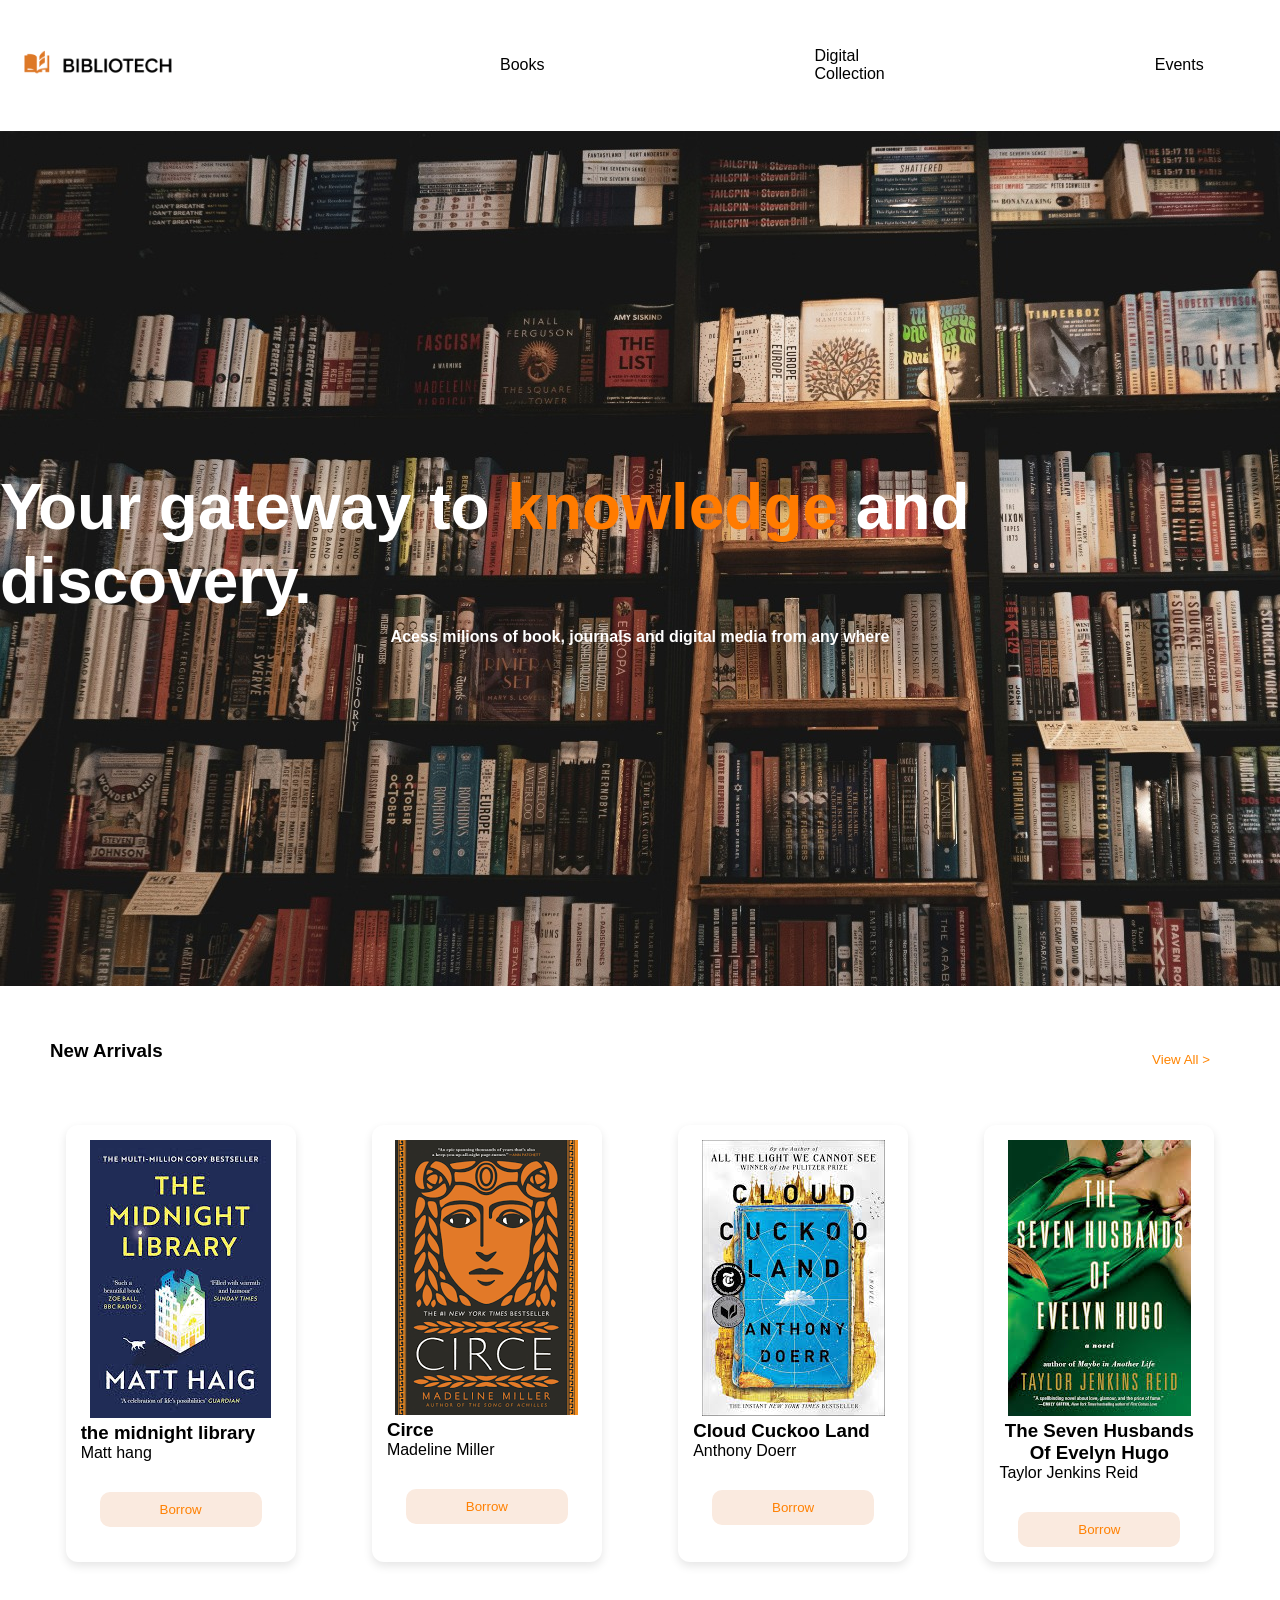
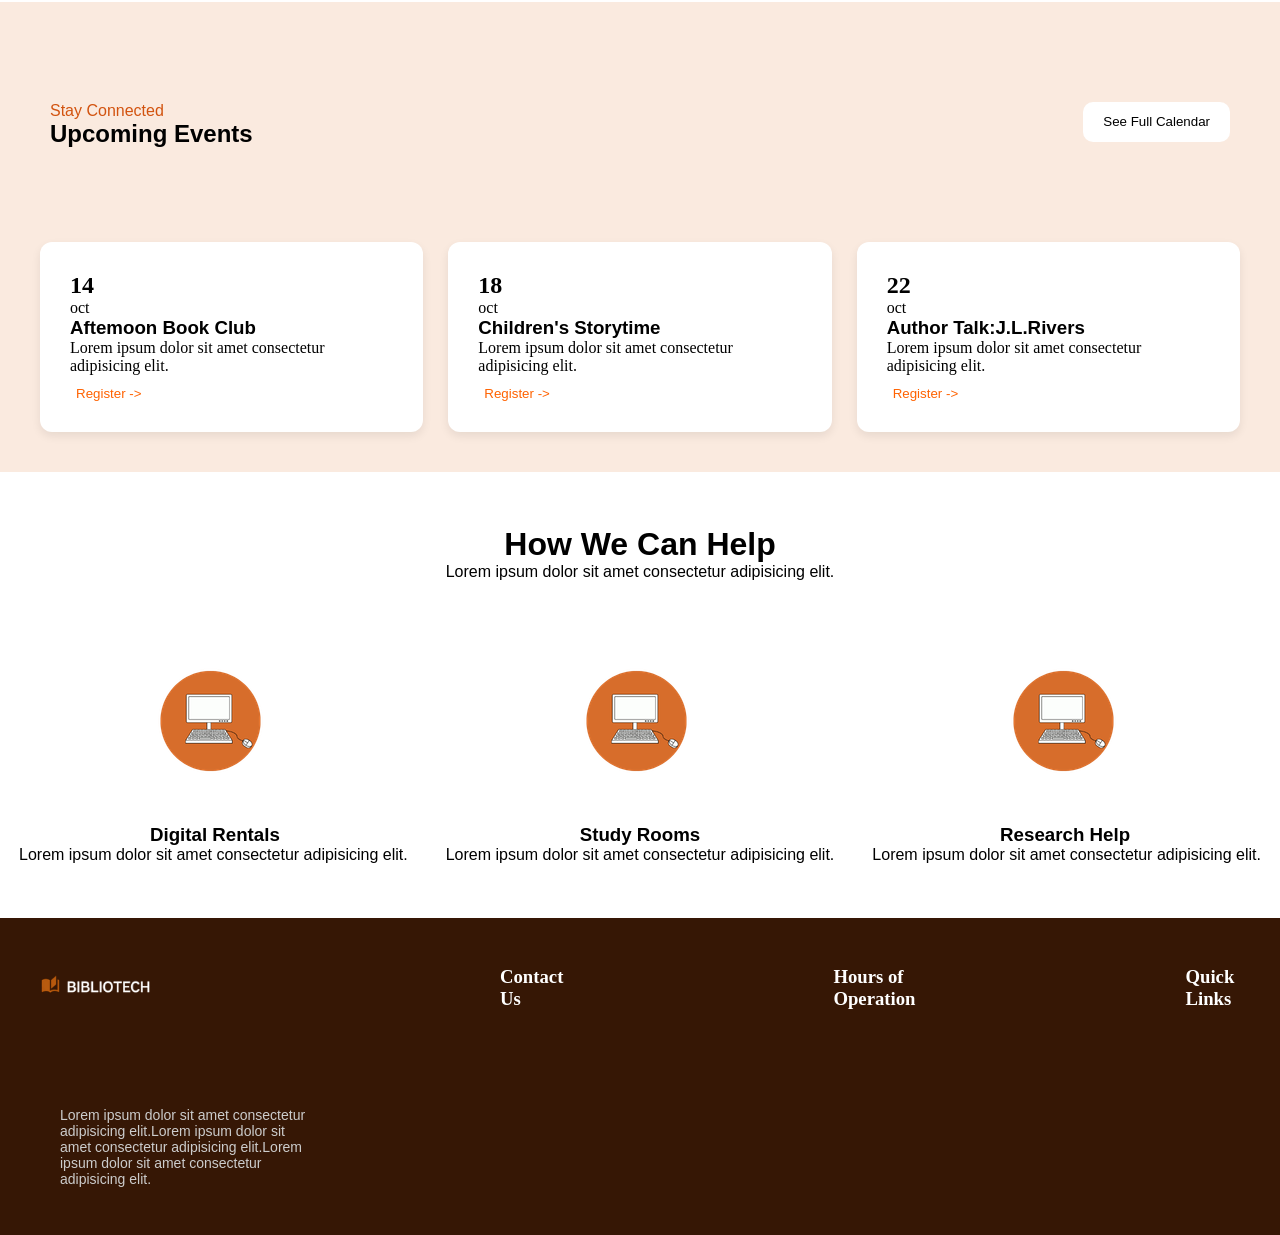
<file: biblioteca/index.html>
<!DOCTYPE html>
<html lang="en">
<head>
    <meta charset="UTF-8">
    <meta name="viewport" content="width=device-width, initial-scale=1.0">
    <title>Bibliotech</title>
    <link rel="stylesheet" href="index.css">
</head>
<body>

<!-- Parte do Cabeçalho  -->
    <div class="cabecalho">
        <img src="img/logo.png" alt="">
        <div class="itens">
            <p>Books</p>
            <p>Digital Collection</p>
            <p>Events</p>
            <p>Services</p>
            <p>About Us</p>
        </div>
        <input type="button" 
        value="Member Login" 
        class="botao">
    </div>


     <!-- Parte inicial, com o detalhe do nome de uma palavra em laranja-->
    <div class="hero">
      <h1>Your gateway to <span class="laranja">knowledge</span> and discovery.</h1>
      <h4>Acess milions of book, journals and digital media from any where</h4>
      </div>


<br><br><br>
    
     <!-- aq tem os expositóres de livros -->
    <div class="tiquinho">
        <div>
            <h3>New Arrivals</h3>
        </div>
        
        <button>View All ></button>
    </div>



    <div class="meio">
        
        <div class="livros">
            <img src="img/livro1.jfif" alt="">
            <h3>the midnight library</h3>
            <p>Matt hang</p>
            <button>Borrow</button>
        </div>
        <div class="livros">
           <img src="img/circe.png" alt="">
           <h3>Circe</h3>
           <p>Madeline Miller</p>
           <button>Borrow</button>
        </div>
        <div class="livros">
         <img src="img/cloud.jfif" alt="">
         <h3>Cloud Cuckoo Land</h3>
         <p>Anthony Doerr</p>
          <button>Borrow</button>
        </div>
        <div class="livros">
        <img src="img/hugo.jfif" alt="">
        <h3>The Seven Husbands Of Evelyn Hugo</h3>
        <p>Taylor Jenkins Reid</p>
        <button>Borrow</button>
        </div>
</div>


<!-- Esse pedaço fala sobre eventos-->
<div class="metade">
    <div>
        <p>Stay Connected</p>
        <h2>Upcoming Events</h2>
    </div>
    
    <button>See Full Calendar</button>
</div>



<div class="detalhe">
    <div class="evento">
        <h2>14</h2>
        <p>oct</p>
    <h3>Aftemoon Book Club</h3>
    <p>Lorem ipsum dolor sit amet consectetur adipisicing elit.</p>
    <button>Register -></button>
   </div>
   <div class="evento">
    <h2>18</h2>
    <p>oct</p>
    <h3>Children's Storytime</h3>
    <p >Lorem ipsum dolor sit amet consectetur adipisicing elit.</p>
    <button>Register -></button>
   </div>
   <div class="evento">
    <h2>22</h2>
    <p>oct</p>
    <h3>Author Talk:J.L.Rivers</h3>
    <p>Lorem ipsum dolor sit amet consectetur adipisicing elit.</p>
    <button>Register -></button>
   </div>
</div>


<!-- Mais algumas informações -->
<div class="fim">
    <br><br><br>
<div class="elementos">
    <h1>How We Can Help</h1>
    <p>Lorem ipsum dolor sit amet consectetur adipisicing elit.</p>
</div>
    <br><br> <br>
    <div class="imgs">
    <img src="img/Design sem nome.png" alt="">
    <img src="img/Design sem nome.png" alt="">
    <img src="img/Design sem nome.png" alt="">
    </div>

   <div class="texto">
    <h3>Digital Rentals</h3>
    <h3>Study Rooms</h3>
    <h3>Research Help</h3>
 </div>

   <div class="textinho">
    <p>Lorem ipsum dolor sit amet consectetur adipisicing elit.</p>
    <p>Lorem ipsum dolor sit amet consectetur adipisicing elit.</p>
    <p>Lorem ipsum dolor sit amet consectetur adipisicing elit.</p>
   </div>
    
</div>

 <br><br><br>

 <!-- Finalmente o rodapé do site -->
 <div class="ultimo">
    <img src="img/coisa.png"  class="ultima">

    <div class="itens">
    <h3>Contact Us</h3>
    <h3>Hours of Operation </h3>
    <h3>Quick Links</h3>
    </div>
    
   
   

 </div>
     <footer class="coisinha">
    <div class="final">

    
        <div class="detalhinho">
            <p>
                Lorem ipsum dolor sit amet consectetur adipisicing elit.Lorem ipsum dolor sit amet consectetur adipisicing elit.Lorem ipsum dolor sit amet consectetur adipisicing elit.
            </p>

            
        </div>

        

    </div>
</footer>

</body>
</html>
</file>
<file: biblioteca/index.css>
.cabecalho{
    display: flex;
    align-items: center;
    justify-content: space-around;
    padding: 1vh 0;
     font-family:'Gill Sans', 'Gill Sans MT', Calibri, 'Trebuchet MS', sans-serif;

}
.itens{
    display: flex;
    gap: 25px;
    justify-content: center;
    padding-left: 300px;

}
.botao{
    padding: 10px 20px;
    border: none;
    outline: none;
    background-color: #BE580F;
    border-radius: 10px;
    cursor: pointer;
    color: white;
     font-family:'Gill Sans', 'Gill Sans MT', Calibri, 'Trebuchet MS', sans-serif;
}
.cabecalho img{
    width: 200px;
}
.laranja{
    color: rgb(255, 123, 0);
}
.hero {
    width: 100vw;
    height: 95vh;
    justify-content: center;
    align-items: center;
    display: flex;
    flex-direction: column;
    gap: 10px;
    background-image: url("img/WhatsApp\ Image\ 2026-02-26\ at\ 19.54.16.jpeg");
}
*{
    margin: 0;
}
.hero h1{
    color: white;
    font-weight: 800;
    font-size: 4rem;
    font-family:'Gill Sans', 'Gill Sans MT', Calibri, 'Trebuchet MS', sans-serif;
}
.hero h4{
    color: white;
     font-family:'Gill Sans', 'Gill Sans MT', Calibri, 'Trebuchet MS', sans-serif;

}
.tiquinho{
    display: flex;
    justify-content: space-between;
    padding: 0px 50px;
    align-items: space-around;
    height: 5vh
    
}
.tiquinho button{
 background-color: white;
    border: none;
    height: 40px;
    padding: 10px 20px;
    border-radius: 10px;
    color: rgb(255, 132, 0);
     font-family:'Gill Sans', 'Gill Sans MT', Calibri, 'Trebuchet MS', sans-serif;
}
.tiquinho h3{
     font-family:'Gill Sans', 'Gill Sans MT', Calibri, 'Trebuchet MS', sans-serif;
}
.livros{
    background:white;
    width:200px;
    border-radius:12px;
    padding:15px;
    text-align:center;
    box-shadow:0 4px 10px rgba(0,0,0,0.1);
}
.livros button{
    padding: 10px 60px;
    border: none;
    background-color: #faeadf;
    border-radius: 10px;
    cursor: pointer;
    color: rgb(255, 128, 2);
    margin-top: 30px;
     font-family:'Gill Sans', 'Gill Sans MT', Calibri, 'Trebuchet MS', sans-serif;
}
.livros p{
    display: flex;
     font-family:'Gill Sans', 'Gill Sans MT', Calibri, 'Trebuchet MS', sans-serif;

}
.livros h3{
    display: flex;
     font-family:'Gill Sans', 'Gill Sans MT', Calibri, 'Trebuchet MS', sans-serif;
}
.meio{

    display:flex;
    justify-content:center;
    gap:25px;
    padding:40px;
    justify-content: space-around;

}
.metade{
    background-color: #faeadf;
    display: flex;
    justify-content: space-between;
    padding: 100px 50px;
    align-items: space-around;
    height: 0vh;
     font-family:'Gill Sans', 'Gill Sans MT', Calibri, 'Trebuchet MS', sans-serif;
    
}
.metade p{
    color: rgb(210, 83, 15);
     font-family:'Gill Sans', 'Gill Sans MT', Calibri, 'Trebuchet MS', sans-serif;
}
.metade h2{
    font-family: 'Franklin Gothic Medium', 'Arial Narrow', Arial, sans-serif;
}
.metade button{
    background-color: white;
    border: none;
    height: 40px;
    padding: 10px 20px;
    border-radius: 10px;
    
}
.detalhe{
    background-color:#faeadf ;
     display:flex;
    justify-content:center;
    gap:25px;
    padding:40px;
}
.detalhe h3{
     font-family: 'Franklin Gothic Medium', 'Arial Narrow', Arial, sans-serif;
}
.evento{
     background:white;
    width:360px;
    padding:30px;
    border-radius:12px;
    box-shadow:0 4px 10px rgba(0,0,0,0.08);
    justify-content: space-between;
}
.evento button{
    background-color: white;
    border: none;
    color: rgb(255, 98, 0);
     font-family:'Gill Sans', 'Gill Sans MT', Calibri, 'Trebuchet MS', sans-serif;
     margin-top: 10px;
}
.elementos h1{
    justify-content: center;
    display: flex;
     font-family:'Gill Sans', 'Gill Sans MT', Calibri, 'Trebuchet MS', sans-serif;
}
.elementos p{
    justify-content: center;
    display: flex;
     font-family:'Gill Sans', 'Gill Sans MT', Calibri, 'Trebuchet MS', sans-serif;
}
.imgs{
    justify-content: center;
    display: flex;
    justify-content: space-around;
}
.texto{
    justify-content: center;
    display: flex;
    justify-content: space-around;
     font-family:'Gill Sans', 'Gill Sans MT', Calibri, 'Trebuchet MS', sans-serif;
}
.textinho{
    justify-content: center;
    display: flex;
    justify-content: space-around;
    font-family:'Gill Sans', 'Gill Sans MT', Calibri, 'Trebuchet MS', sans-serif;
}
.ultimo{
    background-color: rgb(54, 23, 5);
    color: white;
    display: flex;
    justify-content: space-around;
   

}
.ultimo img{
    width: 200px;
}

.itens{
    display: flex;
    align-items: center;
    padding-right: 450px;
    gap: 30vh;

}
.coisinha {
    background-color: rgb(54, 23, 5); 
    color: #ccc;
    padding: 40px 60px;
    font-family: Arial, sans-serif;
}

.final {
    display: flex;
    justify-content: space-between;
    flex-wrap: wrap;
    gap: 30px;
}

.detalhinho {
    max-width: 250px;
}

.detalhinho p {
    margin: 8px 0;
    font-size: 14px;
}

.ultima{
      width: 300px;
}
</file>
